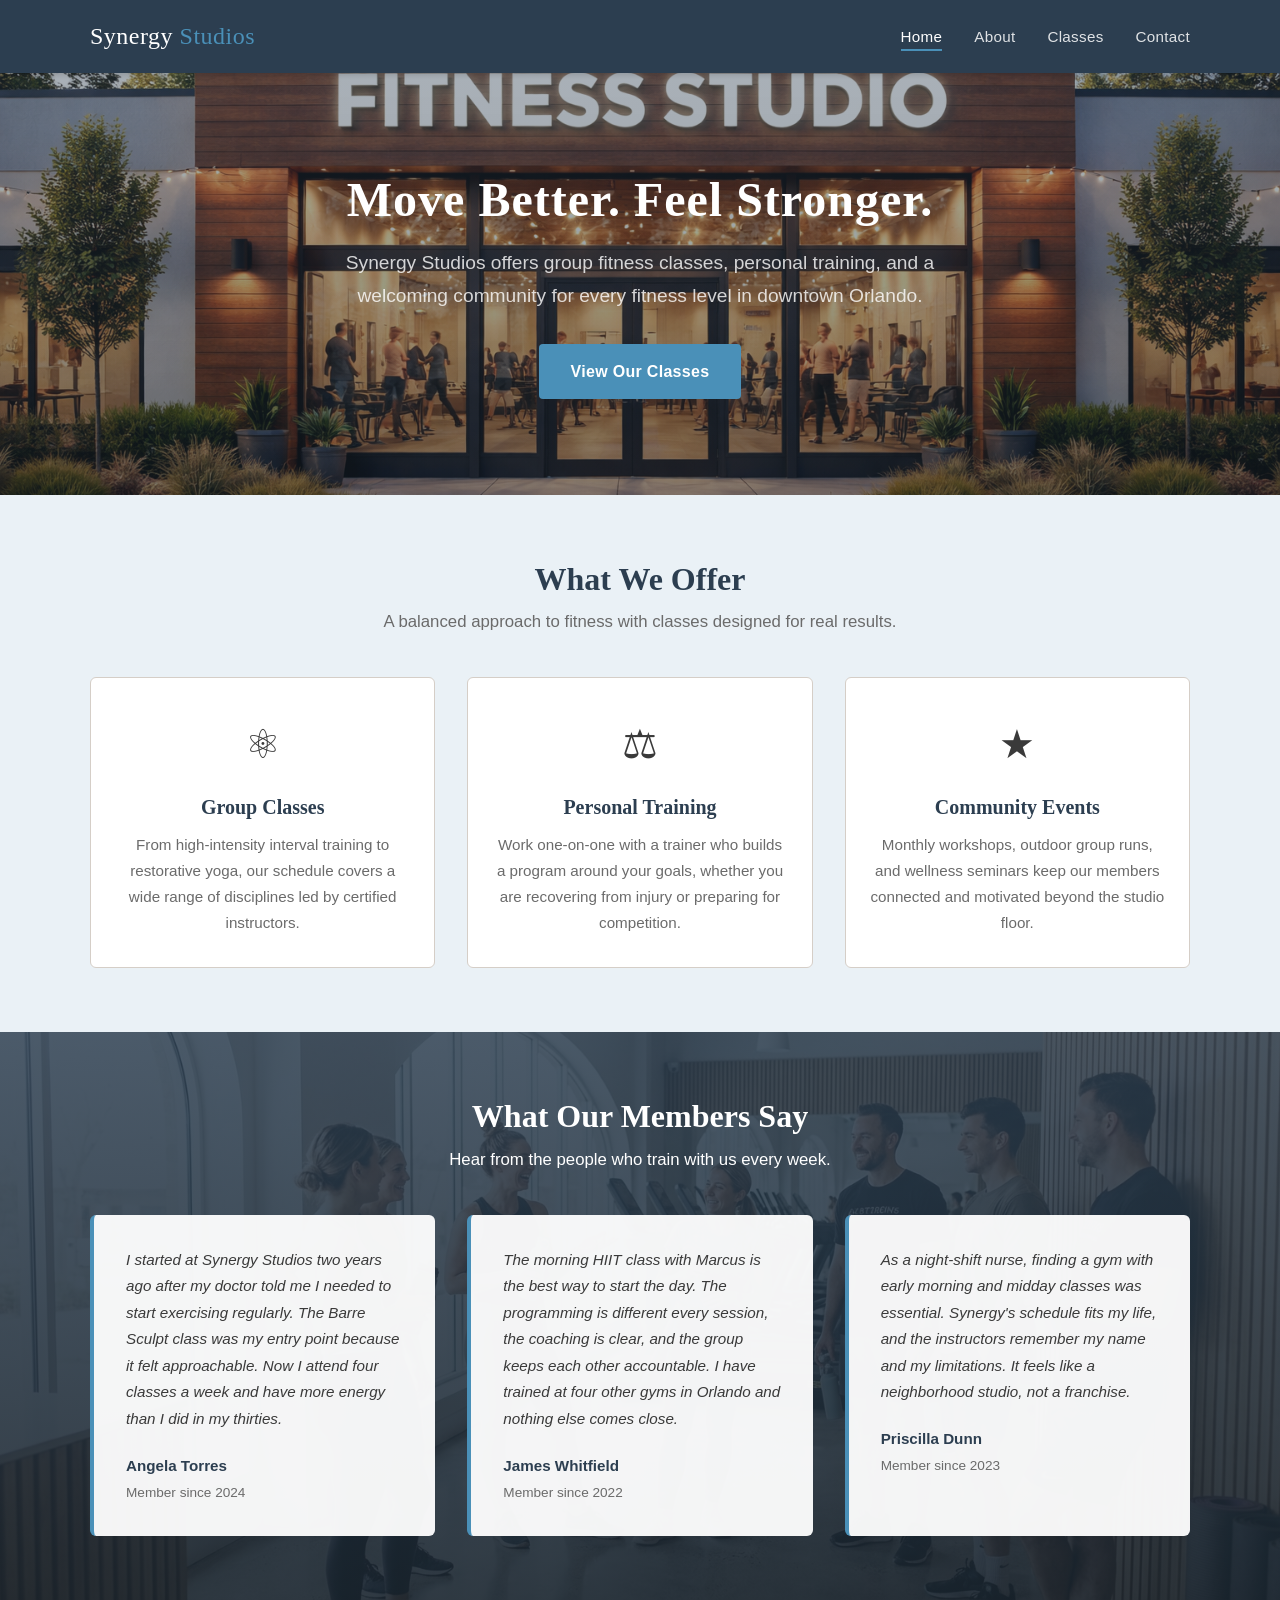
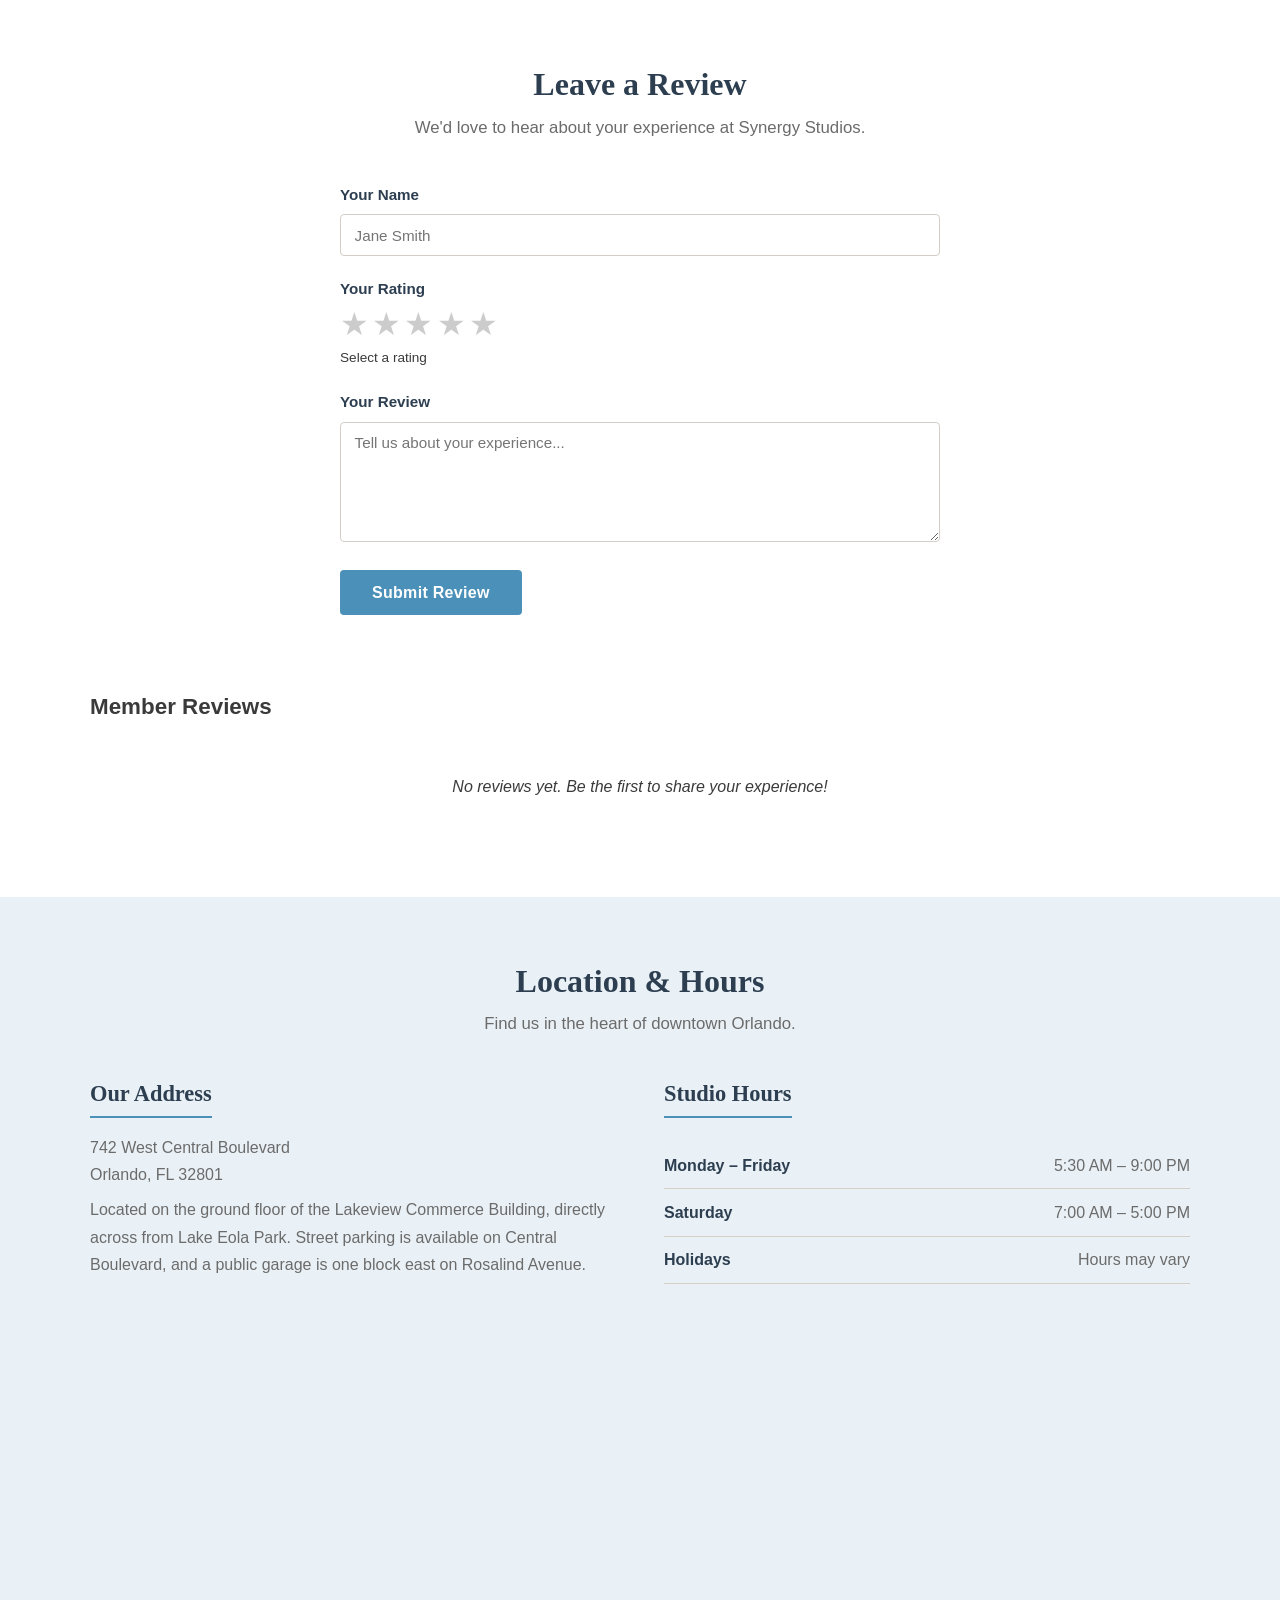
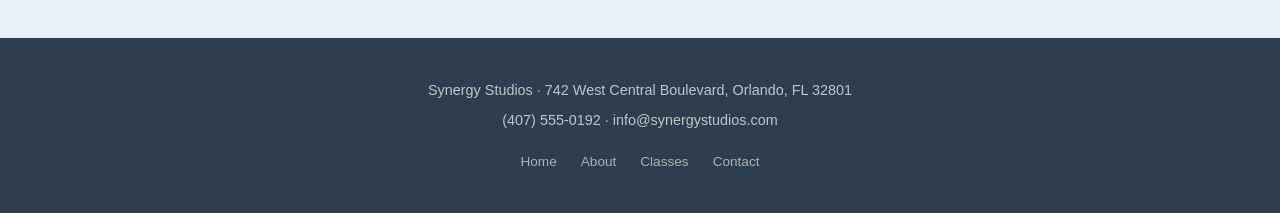
<file: index.html>
<!DOCTYPE html>
<html lang="en">
<head>
  <meta charset="UTF-8">
  <meta name="viewport" content="width=device-width, initial-scale=1.0">
  <title>Synergy Studios | Fitness Classes &amp; Training</title>
  <link rel="stylesheet" href="css/styles.css">
</head>
<body>

  <!-- Header -->
  <header class="site-header">
    <div class="container">
      <nav class="nav">
        <a href="index.html" class="nav__logo">Synergy <span>Studios</span></a>
        <button class="nav__toggle" aria-label="Toggle navigation">
          <span class="nav__toggle-bar"></span>
          <span class="nav__toggle-bar"></span>
          <span class="nav__toggle-bar"></span>
        </button>
        <ul class="nav__links">
          <li><a href="index.html" class="active">Home</a></li>
          <li><a href="about.html">About</a></li>
          <li><a href="classes.html">Classes</a></li>
          <li><a href="contact.html">Contact</a></li>
        </ul>
      </nav>
    </div>
  </header>

  <!-- Hero -->
  <section class="hero">
    <div class="container">
      <h1>Move Better. Feel Stronger.</h1>
      <p>Synergy Studios offers group fitness classes, personal training, and a welcoming community for every fitness level in downtown Orlando.</p>
      <a href="classes.html" class="btn btn--primary">View Our Classes</a>
    </div>
  </section>


  <!-- Overview -->
  <section class="section section--alt">
    <div class="container">
      <h2 class="section-title">What We Offer</h2>
      <p class="section-subtitle">A balanced approach to fitness with classes designed for real results.</p>
      <div class="overview-grid">
        <div class="overview-card">
          <div class="overview-card__icon" aria-hidden="true">&#9883;</div>
          <h3>Group Classes</h3>
          <p>From high-intensity interval training to restorative yoga, our schedule covers a wide range of disciplines led by certified instructors.</p>
        </div>
        <div class="overview-card">
          <div class="overview-card__icon" aria-hidden="true">&#9878;</div>
          <h3>Personal Training</h3>
          <p>Work one-on-one with a trainer who builds a program around your goals, whether you are recovering from injury or preparing for competition.</p>
        </div>
        <div class="overview-card">
          <div class="overview-card__icon" aria-hidden="true">&#9733;</div>
          <h3>Community Events</h3>
          <p>Monthly workshops, outdoor group runs, and wellness seminars keep our members connected and motivated beyond the studio floor.</p>
        </div>
      </div>
    </div>
  </section>

  <!-- Testimonials -->
  <section class="section section--testimonials">
    <div class="container">
      <h2 class="section-title">What Our Members Say</h2>
      <p class="section-subtitle">Hear from the people who train with us every week.</p>
      <div class="testimonials-grid">
        <blockquote class="testimonial">
          <p class="testimonial__text">I started at Synergy Studios two years ago after my doctor told me I needed to start exercising regularly. The Barre Sculpt class was my entry point because it felt approachable. Now I attend four classes a week and have more energy than I did in my thirties.</p>
          <footer class="testimonial__author">
            <strong>Angela Torres</strong>
            <span>Member since 2024</span>
          </footer>
        </blockquote>
        <blockquote class="testimonial">
          <p class="testimonial__text">The morning HIIT class with Marcus is the best way to start the day. The programming is different every session, the coaching is clear, and the group keeps each other accountable. I have trained at four other gyms in Orlando and nothing else comes close.</p>
          <footer class="testimonial__author">
            <strong>James Whitfield</strong>
            <span>Member since 2022</span>
          </footer>
        </blockquote>
        <blockquote class="testimonial">
          <p class="testimonial__text">As a night-shift nurse, finding a gym with early morning and midday classes was essential. Synergy's schedule fits my life, and the instructors remember my name and my limitations. It feels like a neighborhood studio, not a franchise.</p>
          <footer class="testimonial__author">
            <strong>Priscilla Dunn</strong>
            <span>Member since 2023</span>
          </footer>
        </blockquote>
      </div>
    </div>
  </section>

  <!-- Leave a Review -->
  <section class="section" id="reviews">
    <div class="container">
      <h2 class="section-title">Leave a Review</h2>
      <p class="section-subtitle">We'd love to hear about your experience at Synergy Studios.</p>

      <form class="review-form" id="review-form" novalidate>
        <div class="form-group">
          <label for="reviewer-name">Your Name</label>
          <input type="text" id="reviewer-name" name="name" placeholder="Jane Smith" required>
        </div>

        <div class="form-group">
          <label>Your Rating</label>
          <div class="star-rating" id="star-rating" role="group" aria-label="Select a star rating">
            <span class="star" data-value="1" role="button" tabindex="0" aria-label="1 star">&#9733;</span>
            <span class="star" data-value="2" role="button" tabindex="0" aria-label="2 stars">&#9733;</span>
            <span class="star" data-value="3" role="button" tabindex="0" aria-label="3 stars">&#9733;</span>
            <span class="star" data-value="4" role="button" tabindex="0" aria-label="4 stars">&#9733;</span>
            <span class="star" data-value="5" role="button" tabindex="0" aria-label="5 stars">&#9733;</span>
          </div>
          <input type="hidden" id="rating-value" name="rating" value="0">
          <span class="star-rating__message" id="rating-message">Select a rating</span>
        </div>

        <div class="form-group">
          <label for="review-text">Your Review</label>
          <textarea id="review-text" name="review" rows="5" placeholder="Tell us about your experience..."></textarea>
        </div>

        <button type="submit" class="btn btn--primary">Submit Review</button>
        <p class="review-form__status" id="review-status" aria-live="polite"></p>
      </form>

      <div class="reviews-display" id="reviews-display">
        <h3 class="reviews-display__heading">Member Reviews</h3>
        <div class="reviews-grid" id="reviews-grid"></div>
        <p class="reviews-display__empty" id="reviews-empty">No reviews yet. Be the first to share your experience!</p>
      </div>
    </div>
  </section>

  <!-- Location & Hours -->
  <section class="section section--alt">
    <div class="container">
      <h2 class="section-title">Location &amp; Hours</h2>
      <p class="section-subtitle">Find us in the heart of downtown Orlando.</p>
      <div class="info-grid">
        <div class="info-block">
          <h3>Our Address</h3>
          <p>742 West Central Boulevard<br>Orlando, FL 32801</p>
          <p>Located on the ground floor of the Lakeview Commerce Building, directly across from Lake Eola Park. Street parking is available on Central Boulevard, and a public garage is one block east on Rosalind Avenue.</p>
          <iframe class="map-embed" src="https://www.google.com/maps/embed?pb=!1m18!1m12!1m3!1d3507.0!2d-81.385!3d28.541!2m3!1f0!2f0!3f0!3m2!1i1024!2i768!4f13.1!3m3!1m2!1s0x88e77b5a1a0b4b8b%3A0x0!2sW+Central+Blvd%2C+Orlando%2C+FL+32801!5e0!3m2!1sen!2sus!4v1700000000000" allowfullscreen="" loading="lazy" referrerpolicy="no-referrer-when-downgrade" title="Map showing Synergy Studios location on West Central Boulevard in Orlando"></iframe>
        </div>
        <div class="info-block">
          <h3>Studio Hours</h3>
          <table class="hours-table">
            <tr>
              <td>Monday &ndash; Friday</td>
              <td>5:30 AM &ndash; 9:00 PM</td>
            </tr>
            <tr>
              <td>Saturday</td>
              <td>7:00 AM &ndash; 5:00 PM</td>
            </tr>
            <tr>
              <td>Holidays</td>
              <td>Hours may vary</td>
            </tr>
          </table>
        </div>
      </div>
    </div>
  </section>

  <!-- Footer -->
  <footer class="site-footer">
    <div class="container">
      <p>Synergy Studios &middot; 742 West Central Boulevard, Orlando, FL 32801</p>
      <p>(407) 555-0192 &middot; info@synergystudios.com</p>
      <ul class="footer-links">
        <li><a href="index.html">Home</a></li>
        <li><a href="about.html">About</a></li>
        <li><a href="classes.html">Classes</a></li>
        <li><a href="contact.html">Contact</a></li>
      </ul>
    </div>
  </footer>

  <script>
    document.querySelector('.nav__toggle').addEventListener('click', function () {
      document.querySelector('.nav__links').classList.toggle('open');
    });

    // ===========================
    // Review Feature
    // ===========================
    (function () {
      var stars = document.querySelectorAll('.star');
      var ratingInput = document.getElementById('rating-value');
      var ratingMessage = document.getElementById('rating-message');
      var form = document.getElementById('review-form');
      var statusEl = document.getElementById('review-status');
      var reviewsGrid = document.getElementById('reviews-grid');
      var reviewsEmpty = document.getElementById('reviews-empty');
      var ratingLabels = ['', 'Poor', 'Fair', 'Good', 'Very Good', 'Excellent'];
      var selectedRating = 0;

      // --- Star hover and click ---
      stars.forEach(function (star) {
        star.addEventListener('mouseenter', function () {
          var val = parseInt(this.dataset.value);
          highlightStars(val);
          ratingMessage.textContent = ratingLabels[val];
        });

        star.addEventListener('mouseleave', function () {
          highlightStars(selectedRating);
          ratingMessage.textContent = selectedRating ? ratingLabels[selectedRating] : 'Select a rating';
        });

        star.addEventListener('click', function () {
          selectedRating = parseInt(this.dataset.value);
          ratingInput.value = selectedRating;
          highlightStars(selectedRating);
          ratingMessage.textContent = ratingLabels[selectedRating];
        });

        // Keyboard accessibility
        star.addEventListener('keydown', function (e) {
          if (e.key === 'Enter' || e.key === ' ') {
            e.preventDefault();
            selectedRating = parseInt(this.dataset.value);
            ratingInput.value = selectedRating;
            highlightStars(selectedRating);
            ratingMessage.textContent = ratingLabels[selectedRating];
          }
        });
      });

      function highlightStars(count) {
        stars.forEach(function (s) {
          s.classList.toggle('star--selected', parseInt(s.dataset.value) <= count);
        });
      }

      // --- Form submission ---
      form.addEventListener('submit', function (e) {
        e.preventDefault();
        var name = document.getElementById('reviewer-name').value.trim();
        var rating = parseInt(ratingInput.value);
        var text = document.getElementById('review-text').value.trim();

        if (!name) {
          showStatus('Please enter your name.', false);
          return;
        }
        if (!rating || rating < 1) {
          showStatus('Please select a star rating.', false);
          return;
        }
        if (!text) {
          showStatus('Please write your review.', false);
          return;
        }

        var review = {
          name: name,
          rating: rating,
          text: text,
          date: new Date().toLocaleDateString('en-US', { year: 'numeric', month: 'long', day: 'numeric' })
        };

        // Save and render
        var reviews = loadReviews();
        reviews.unshift(review);
        localStorage.setItem('synergyReviews', JSON.stringify(reviews));
        renderReviews(reviews);

        // Reset form state
        form.reset();
        selectedRating = 0;
        ratingInput.value = 0;
        highlightStars(0);
        ratingMessage.textContent = 'Select a rating';
        showStatus('Thank you for your review!', true);
      });

      function showStatus(msg, success) {
        statusEl.textContent = msg;
        statusEl.className = 'review-form__status ' + (success ? 'review-form__status--success' : 'review-form__status--error');
        setTimeout(function () {
          statusEl.textContent = '';
          statusEl.className = 'review-form__status';
        }, 4000);
      }

      // --- localStorage helpers ---
      function loadReviews() {
        try {
          return JSON.parse(localStorage.getItem('synergyReviews')) || [];
        } catch (err) {
          return [];
        }
      }

      // --- Render review cards ---
      function renderReviews(reviews) {
        reviewsGrid.innerHTML = '';
        if (reviews.length === 0) {
          reviewsEmpty.style.display = 'block';
          return;
        }
        reviewsEmpty.style.display = 'none';
        reviews.forEach(function (review) {
          var filledStars = '\u2605'.repeat(review.rating);
          var emptyStars = '\u2606'.repeat(5 - review.rating);
          var card = document.createElement('div');
          card.className = 'review-card';
          card.innerHTML =
            '<div class="review-card__stars">' + filledStars + emptyStars + '</div>' +
            '<p class="review-card__text">' + escapeHtml(review.text) + '</p>' +
            '<p class="review-card__author">' + escapeHtml(review.name) + ' &middot; ' + review.date + '</p>';
          reviewsGrid.appendChild(card);
        });
      }

      function escapeHtml(str) {
        return str
          .replace(/&/g, '&amp;')
          .replace(/</g, '&lt;')
          .replace(/>/g, '&gt;')
          .replace(/"/g, '&quot;')
          .replace(/'/g, '&#39;');
      }

      // Load saved reviews on page load
      renderReviews(loadReviews());
    })();
  </script>

</body>
</html>
</file>
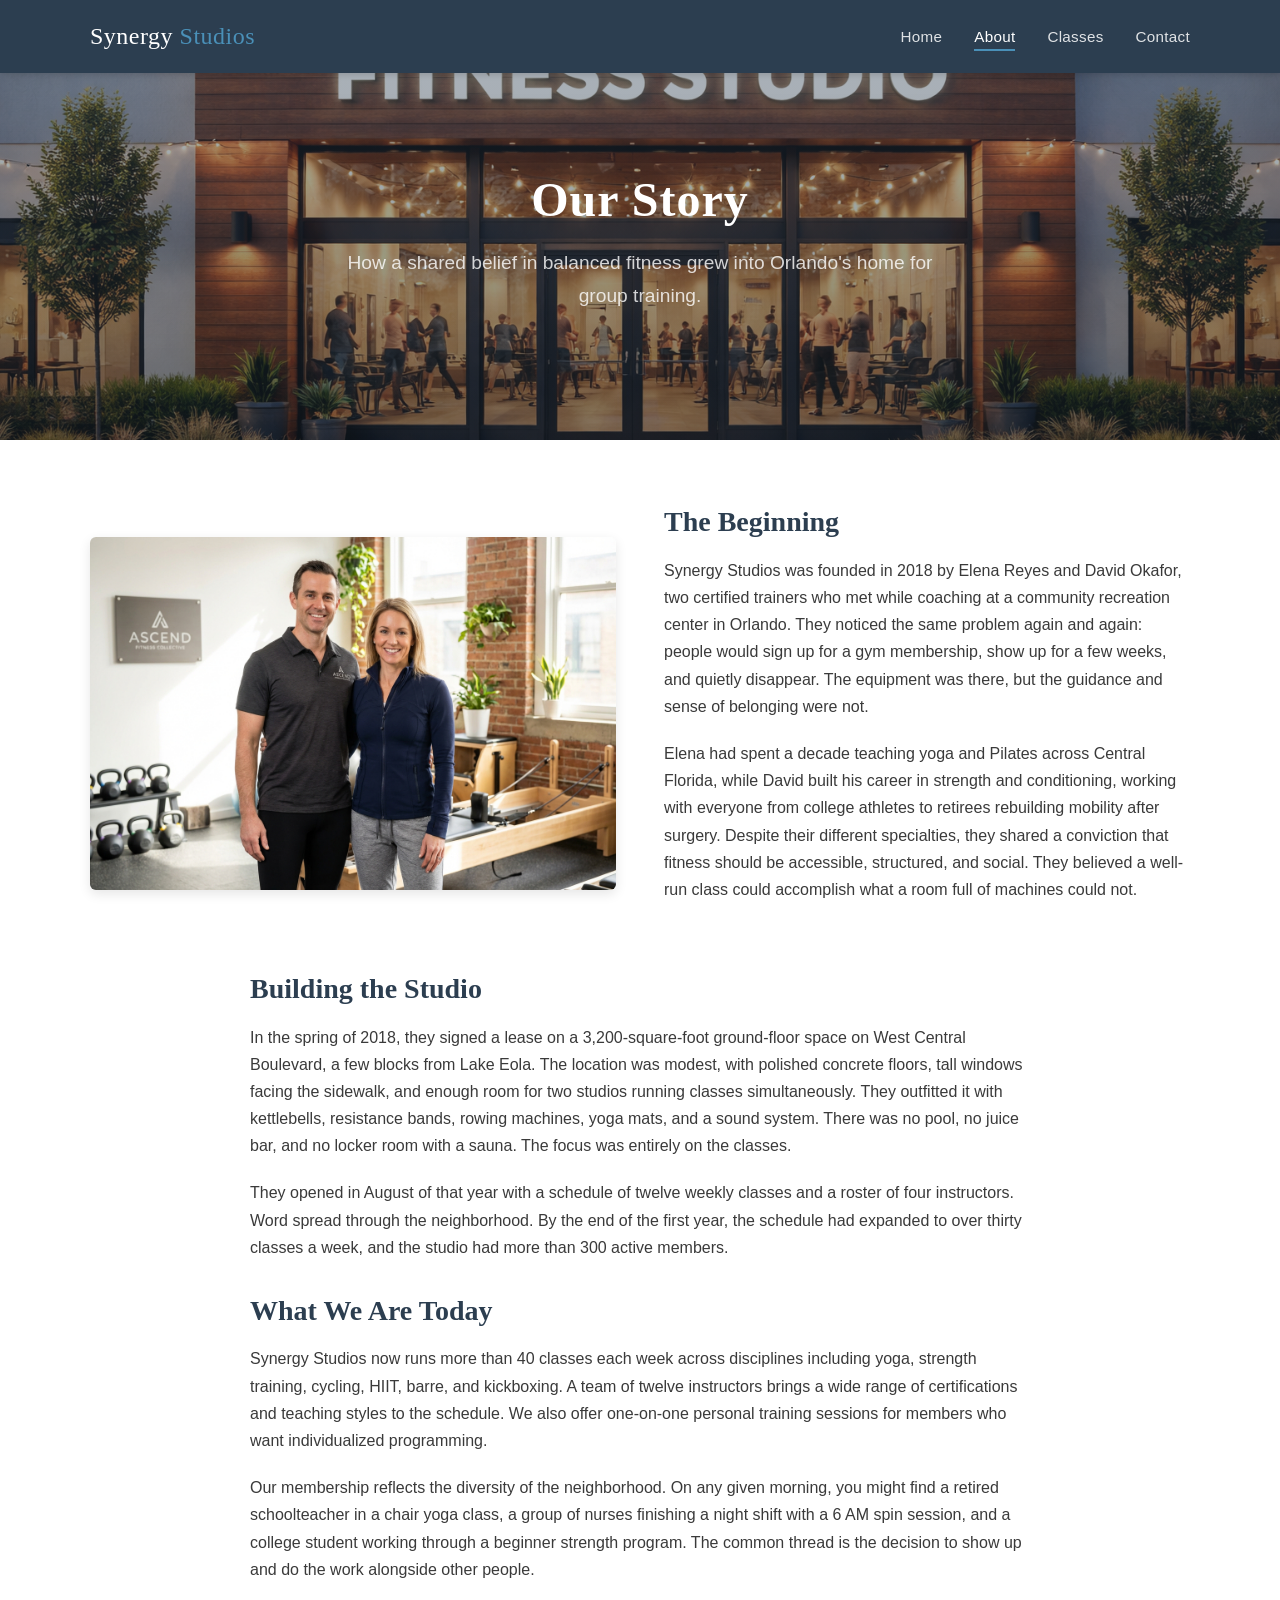
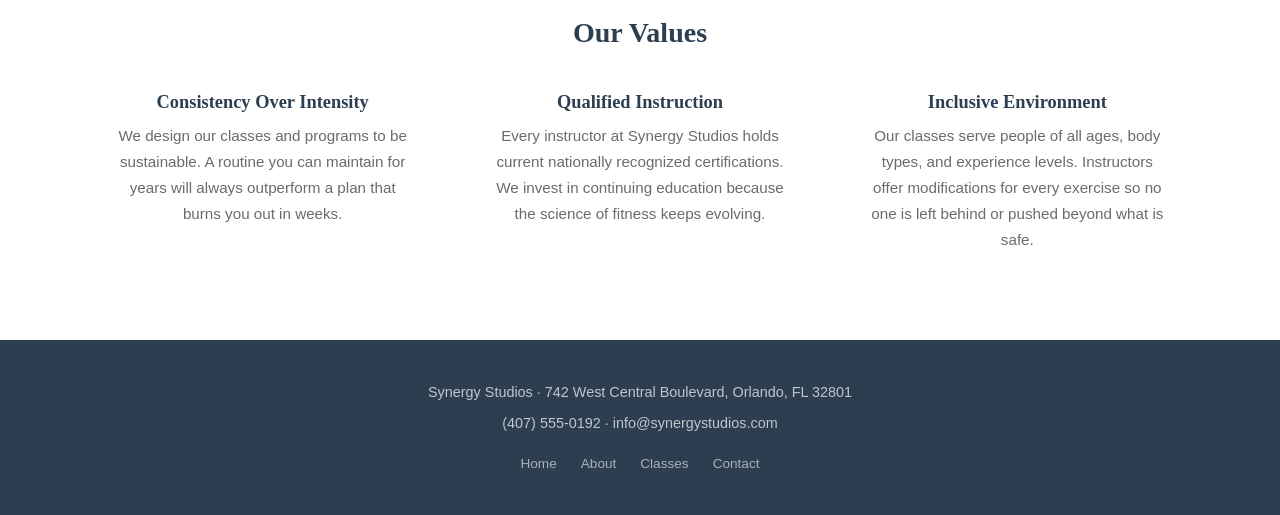
<file: about.html>
<!DOCTYPE html>
<html lang="en">
<head>
  <meta charset="UTF-8">
  <meta name="viewport" content="width=device-width, initial-scale=1.0">
  <title>About | Synergy Studios</title>
  <link rel="stylesheet" href="css/styles.css">
</head>
<body>

  <!-- Header -->
  <header class="site-header">
    <div class="container">
      <nav class="nav">
        <a href="index.html" class="nav__logo">Synergy <span>Studios</span></a>
        <button class="nav__toggle" aria-label="Toggle navigation">
          <span class="nav__toggle-bar"></span>
          <span class="nav__toggle-bar"></span>
          <span class="nav__toggle-bar"></span>
        </button>
        <ul class="nav__links">
          <li><a href="index.html">Home</a></li>
          <li><a href="about.html" class="active">About</a></li>
          <li><a href="classes.html">Classes</a></li>
          <li><a href="contact.html">Contact</a></li>
        </ul>
      </nav>
    </div>
  </header>

  <!-- Page Heading -->
  <section class="hero">
    <div class="container">
      <h1>Our Story</h1>
      <p>How a shared belief in balanced fitness grew into Orlando's home for group training.</p>
    </div>
  </section>

  <!-- About Content -->
  <section class="section">
    <div class="container">
      <div class="about-intro">
        <img src="img/about.jpg" alt="Elena Reyes and David Okafor, founders and certified trainers of Synergy Studios" class="about-founders">
        <div class="about-intro__text">
          <h2>The Beginning</h2>
          <p>Synergy Studios was founded in 2018 by Elena Reyes and David Okafor, two certified trainers who met while coaching at a community recreation center in Orlando. They noticed the same problem again and again: people would sign up for a gym membership, show up for a few weeks, and quietly disappear. The equipment was there, but the guidance and sense of belonging were not.</p>
          <p>Elena had spent a decade teaching yoga and Pilates across Central Florida, while David built his career in strength and conditioning, working with everyone from college athletes to retirees rebuilding mobility after surgery. Despite their different specialties, they shared a conviction that fitness should be accessible, structured, and social. They believed a well-run class could accomplish what a room full of machines could not.</p>
        </div>
      </div>
      <div class="about-content">

        <h2>Building the Studio</h2>
        <p>In the spring of 2018, they signed a lease on a 3,200-square-foot ground-floor space on West Central Boulevard, a few blocks from Lake Eola. The location was modest, with polished concrete floors, tall windows facing the sidewalk, and enough room for two studios running classes simultaneously. They outfitted it with kettlebells, resistance bands, rowing machines, yoga mats, and a sound system. There was no pool, no juice bar, and no locker room with a sauna. The focus was entirely on the classes.</p>
        <p>They opened in August of that year with a schedule of twelve weekly classes and a roster of four instructors. Word spread through the neighborhood. By the end of the first year, the schedule had expanded to over thirty classes a week, and the studio had more than 300 active members.</p>


        <h2>What We Are Today</h2>
        <p>Synergy Studios now runs more than 40 classes each week across disciplines including yoga, strength training, cycling, HIIT, barre, and kickboxing. A team of twelve instructors brings a wide range of certifications and teaching styles to the schedule. We also offer one-on-one personal training sessions for members who want individualized programming.</p>
        <p>Our membership reflects the diversity of the neighborhood. On any given morning, you might find a retired schoolteacher in a chair yoga class, a group of nurses finishing a night shift with a 6 AM spin session, and a college student working through a beginner strength program. The common thread is the decision to show up and do the work alongside other people.</p>

        <h2 class="section-title">Our Values</h2>
      </div>

      <div class="values-grid">
        <div class="value-item">
          <h3>Consistency Over Intensity</h3>
          <p>We design our classes and programs to be sustainable. A routine you can maintain for years will always outperform a plan that burns you out in weeks.</p>
        </div>
        <div class="value-item">
          <h3>Qualified Instruction</h3>
          <p>Every instructor at Synergy Studios holds current nationally recognized certifications. We invest in continuing education because the science of fitness keeps evolving.</p>
        </div>
        <div class="value-item">
          <h3>Inclusive Environment</h3>
          <p>Our classes serve people of all ages, body types, and experience levels. Instructors offer modifications for every exercise so no one is left behind or pushed beyond what is safe.</p>
        </div>
      </div>
    </div>
  </section>

  <!-- Footer -->
  <footer class="site-footer">
    <div class="container">
      <p>Synergy Studios &middot; 742 West Central Boulevard, Orlando, FL 32801</p>
      <p>(407) 555-0192 &middot; info@synergystudios.com</p>
      <ul class="footer-links">
        <li><a href="index.html">Home</a></li>
        <li><a href="about.html">About</a></li>
        <li><a href="classes.html">Classes</a></li>
        <li><a href="contact.html">Contact</a></li>
      </ul>
    </div>
  </footer>

  <script>
    document.querySelector('.nav__toggle').addEventListener('click', function () {
      document.querySelector('.nav__links').classList.toggle('open');
    });
  </script>

</body>
</html>
</file>
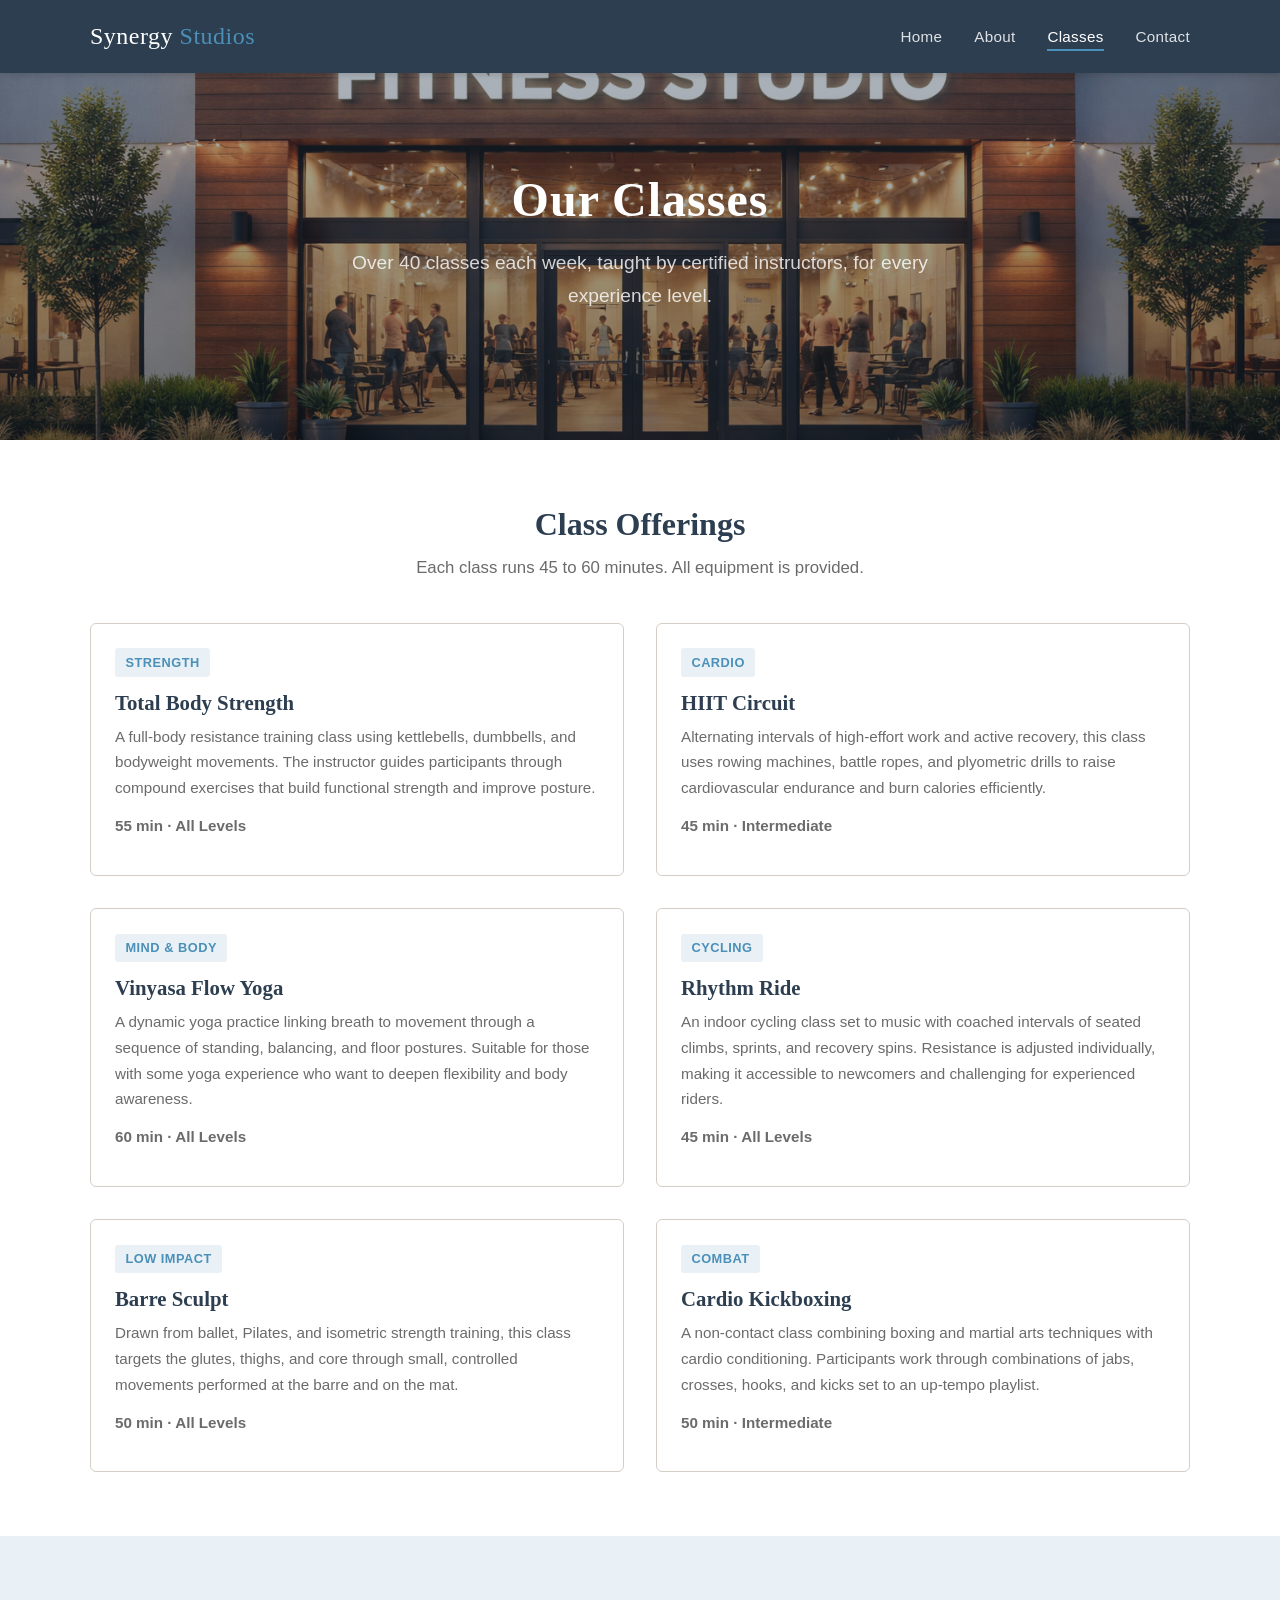
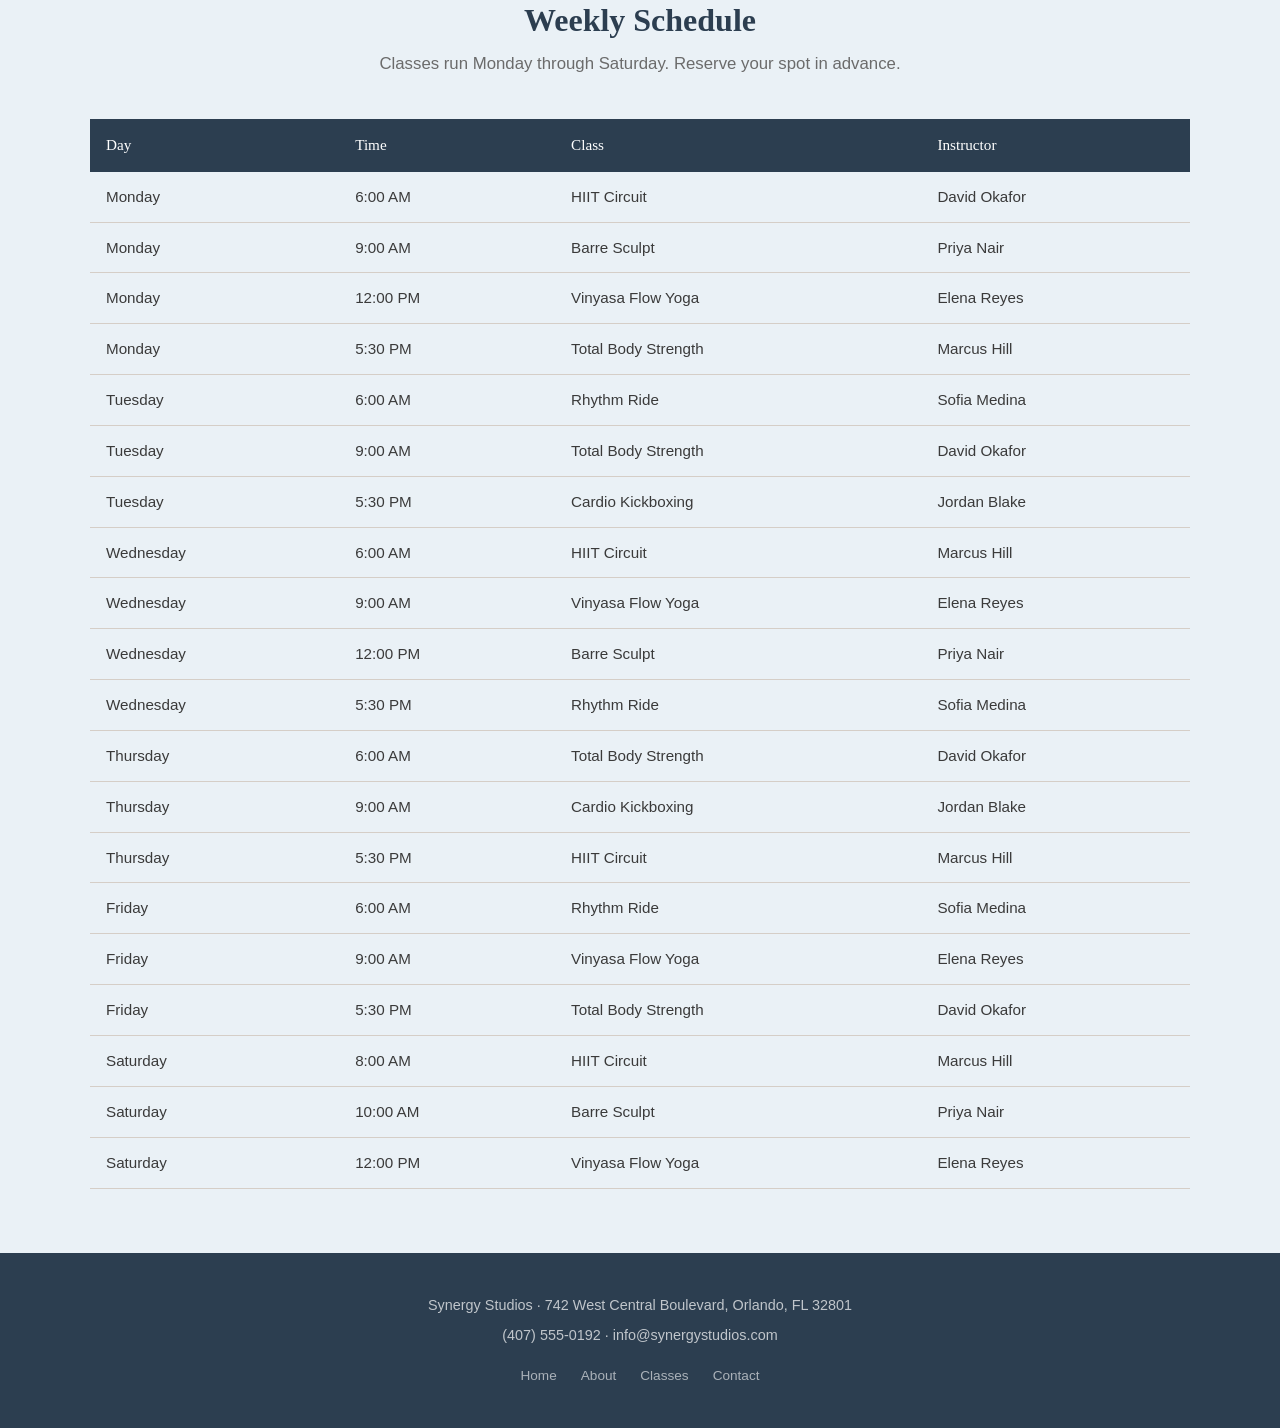
<file: classes.html>
<!DOCTYPE html>
<html lang="en">
<head>
  <meta charset="UTF-8">
  <meta name="viewport" content="width=device-width, initial-scale=1.0">
  <title>Classes | Synergy Studios</title>
  <link rel="stylesheet" href="css/styles.css">
</head>
<body>

  <!-- Header -->
  <header class="site-header">
    <div class="container">
      <nav class="nav">
        <a href="index.html" class="nav__logo">Synergy <span>Studios</span></a>
        <button class="nav__toggle" aria-label="Toggle navigation">
          <span class="nav__toggle-bar"></span>
          <span class="nav__toggle-bar"></span>
          <span class="nav__toggle-bar"></span>
        </button>
        <ul class="nav__links">
          <li><a href="index.html">Home</a></li>
          <li><a href="about.html">About</a></li>
          <li><a href="classes.html" class="active">Classes</a></li>
          <li><a href="contact.html">Contact</a></li>
        </ul>
      </nav>
    </div>
  </header>

  <!-- Page Heading -->
  <section class="hero">
    <div class="container">
      <h1>Our Classes</h1>
      <p>Over 40 classes each week, taught by certified instructors, for every experience level.</p>
    </div>
  </section>

  <!-- Class Offerings -->
  <section class="section">
    <div class="container">
      <h2 class="section-title">Class Offerings</h2>
      <p class="section-subtitle">Each class runs 45 to 60 minutes. All equipment is provided.</p>
      <div class="class-list">

        <div class="class-card">
          <div class="class-card__body">
            <span class="class-card__tag">Strength</span>
            <h3>Total Body Strength</h3>
            <p>A full-body resistance training class using kettlebells, dumbbells, and bodyweight movements. The instructor guides participants through compound exercises that build functional strength and improve posture.</p>
            <p class="class-card__detail">55 min &middot; All Levels</p>
          </div>
        </div>

        <div class="class-card">
          <div class="class-card__body">
            <span class="class-card__tag">Cardio</span>
            <h3>HIIT Circuit</h3>
            <p>Alternating intervals of high-effort work and active recovery, this class uses rowing machines, battle ropes, and plyometric drills to raise cardiovascular endurance and burn calories efficiently.</p>
            <p class="class-card__detail">45 min &middot; Intermediate</p>
          </div>
        </div>

        <div class="class-card">
          <div class="class-card__body">
            <span class="class-card__tag">Mind &amp; Body</span>
            <h3>Vinyasa Flow Yoga</h3>
            <p>A dynamic yoga practice linking breath to movement through a sequence of standing, balancing, and floor postures. Suitable for those with some yoga experience who want to deepen flexibility and body awareness.</p>
            <p class="class-card__detail">60 min &middot; All Levels</p>
          </div>
        </div>

        <div class="class-card">
          <div class="class-card__body">
            <span class="class-card__tag">Cycling</span>
            <h3>Rhythm Ride</h3>
            <p>An indoor cycling class set to music with coached intervals of seated climbs, sprints, and recovery spins. Resistance is adjusted individually, making it accessible to newcomers and challenging for experienced riders.</p>
            <p class="class-card__detail">45 min &middot; All Levels</p>
          </div>
        </div>

        <div class="class-card">
          <div class="class-card__body">
            <span class="class-card__tag">Low Impact</span>
            <h3>Barre Sculpt</h3>
            <p>Drawn from ballet, Pilates, and isometric strength training, this class targets the glutes, thighs, and core through small, controlled movements performed at the barre and on the mat.</p>
            <p class="class-card__detail">50 min &middot; All Levels</p>
          </div>
        </div>

        <div class="class-card">
          <div class="class-card__body">
            <span class="class-card__tag">Combat</span>
            <h3>Cardio Kickboxing</h3>
            <p>A non-contact class combining boxing and martial arts techniques with cardio conditioning. Participants work through combinations of jabs, crosses, hooks, and kicks set to an up-tempo playlist.</p>
            <p class="class-card__detail">50 min &middot; Intermediate</p>
          </div>
        </div>

      </div>
    </div>
  </section>

  <!-- Weekly Schedule -->
  <section class="section section--alt">
    <div class="container">
      <h2 class="section-title">Weekly Schedule</h2>
      <p class="section-subtitle">Classes run Monday through Saturday. Reserve your spot in advance.</p>
      <table class="schedule-table">
        <thead>
          <tr>
            <th>Day</th>
            <th>Time</th>
            <th>Class</th>
            <th>Instructor</th>
          </tr>
        </thead>
        <tbody>
          <tr>
            <td>Monday</td>
            <td>6:00 AM</td>
            <td>HIIT Circuit</td>
            <td>David Okafor</td>
          </tr>
          <tr>
            <td>Monday</td>
            <td>9:00 AM</td>
            <td>Barre Sculpt</td>
            <td>Priya Nair</td>
          </tr>
          <tr>
            <td>Monday</td>
            <td>12:00 PM</td>
            <td>Vinyasa Flow Yoga</td>
            <td>Elena Reyes</td>
          </tr>
          <tr>
            <td>Monday</td>
            <td>5:30 PM</td>
            <td>Total Body Strength</td>
            <td>Marcus Hill</td>
          </tr>
          <tr>
            <td>Tuesday</td>
            <td>6:00 AM</td>
            <td>Rhythm Ride</td>
            <td>Sofia Medina</td>
          </tr>
          <tr>
            <td>Tuesday</td>
            <td>9:00 AM</td>
            <td>Total Body Strength</td>
            <td>David Okafor</td>
          </tr>
          <tr>
            <td>Tuesday</td>
            <td>5:30 PM</td>
            <td>Cardio Kickboxing</td>
            <td>Jordan Blake</td>
          </tr>
          <tr>
            <td>Wednesday</td>
            <td>6:00 AM</td>
            <td>HIIT Circuit</td>
            <td>Marcus Hill</td>
          </tr>
          <tr>
            <td>Wednesday</td>
            <td>9:00 AM</td>
            <td>Vinyasa Flow Yoga</td>
            <td>Elena Reyes</td>
          </tr>
          <tr>
            <td>Wednesday</td>
            <td>12:00 PM</td>
            <td>Barre Sculpt</td>
            <td>Priya Nair</td>
          </tr>
          <tr>
            <td>Wednesday</td>
            <td>5:30 PM</td>
            <td>Rhythm Ride</td>
            <td>Sofia Medina</td>
          </tr>
          <tr>
            <td>Thursday</td>
            <td>6:00 AM</td>
            <td>Total Body Strength</td>
            <td>David Okafor</td>
          </tr>
          <tr>
            <td>Thursday</td>
            <td>9:00 AM</td>
            <td>Cardio Kickboxing</td>
            <td>Jordan Blake</td>
          </tr>
          <tr>
            <td>Thursday</td>
            <td>5:30 PM</td>
            <td>HIIT Circuit</td>
            <td>Marcus Hill</td>
          </tr>
          <tr>
            <td>Friday</td>
            <td>6:00 AM</td>
            <td>Rhythm Ride</td>
            <td>Sofia Medina</td>
          </tr>
          <tr>
            <td>Friday</td>
            <td>9:00 AM</td>
            <td>Vinyasa Flow Yoga</td>
            <td>Elena Reyes</td>
          </tr>
          <tr>
            <td>Friday</td>
            <td>5:30 PM</td>
            <td>Total Body Strength</td>
            <td>David Okafor</td>
          </tr>
          <tr>
            <td>Saturday</td>
            <td>8:00 AM</td>
            <td>HIIT Circuit</td>
            <td>Marcus Hill</td>
          </tr>
          <tr>
            <td>Saturday</td>
            <td>10:00 AM</td>
            <td>Barre Sculpt</td>
            <td>Priya Nair</td>
          </tr>
          <tr>
            <td>Saturday</td>
            <td>12:00 PM</td>
            <td>Vinyasa Flow Yoga</td>
            <td>Elena Reyes</td>
          </tr>
        </tbody>
      </table>
    </div>
  </section>

  <!-- Footer -->
  <footer class="site-footer">
    <div class="container">
      <p>Synergy Studios &middot; 742 West Central Boulevard, Orlando, FL 32801</p>
      <p>(407) 555-0192 &middot; info@synergystudios.com</p>
      <ul class="footer-links">
        <li><a href="index.html">Home</a></li>
        <li><a href="about.html">About</a></li>
        <li><a href="classes.html">Classes</a></li>
        <li><a href="contact.html">Contact</a></li>
      </ul>
    </div>
  </footer>

  <script>
    document.querySelector('.nav__toggle').addEventListener('click', function () {
      document.querySelector('.nav__links').classList.toggle('open');
    });
  </script>

</body>
</html>
</file>
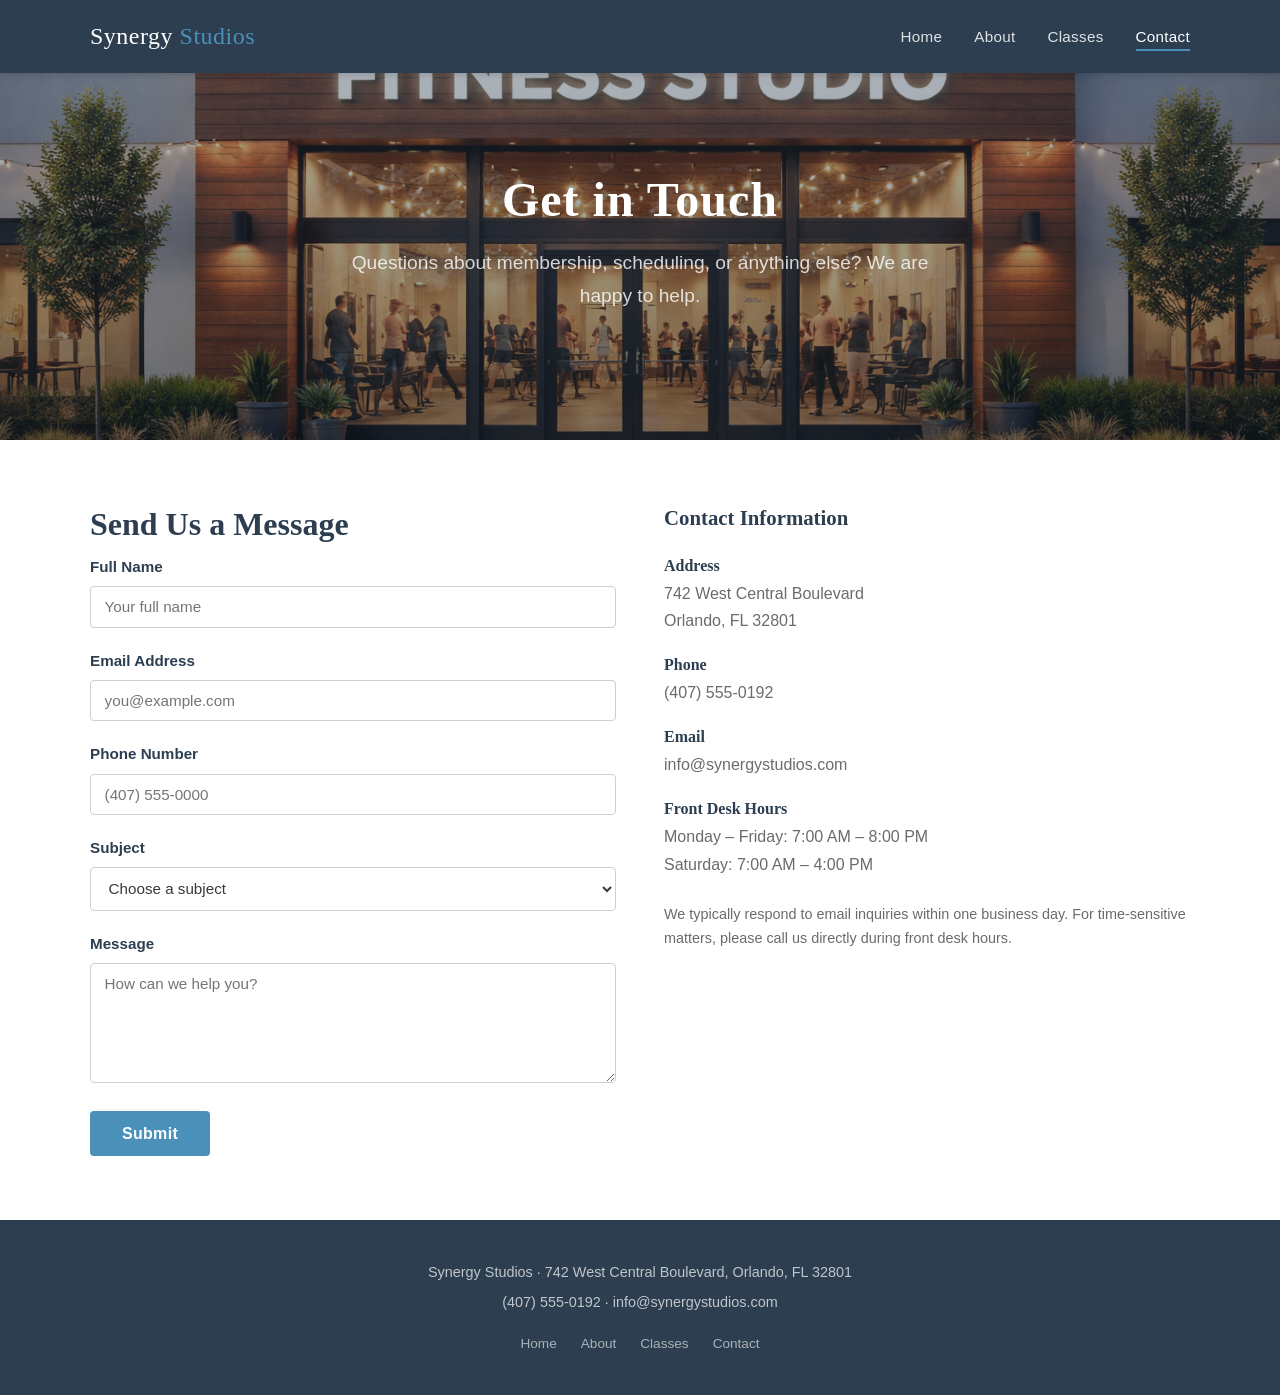
<file: contact.html>
<!DOCTYPE html>
<html lang="en">
<head>
  <meta charset="UTF-8">
  <meta name="viewport" content="width=device-width, initial-scale=1.0">
  <title>Contact | Synergy Studios</title>
  <link rel="stylesheet" href="css/styles.css">
</head>
<body>

  <!-- Header -->
  <header class="site-header">
    <div class="container">
      <nav class="nav">
        <a href="index.html" class="nav__logo">Synergy <span>Studios</span></a>
        <button class="nav__toggle" aria-label="Toggle navigation">
          <span class="nav__toggle-bar"></span>
          <span class="nav__toggle-bar"></span>
          <span class="nav__toggle-bar"></span>
        </button>
        <ul class="nav__links">
          <li><a href="index.html">Home</a></li>
          <li><a href="about.html">About</a></li>
          <li><a href="classes.html">Classes</a></li>
          <li><a href="contact.html" class="active">Contact</a></li>
        </ul>
      </nav>
    </div>
  </header>

  <!-- Page Heading -->
  <section class="hero">
    <div class="container">
      <h1>Get in Touch</h1>
      <p>Questions about membership, scheduling, or anything else? We are happy to help.</p>
    </div>
  </section>

  <!-- Contact Form & Info -->
  <section class="section">
    <div class="container">
      <div class="contact-grid">

        <!-- Form -->
        <div>
          <h2 class="section-title" style="text-align: left;">Send Us a Message</h2>
          <form id="contact-form" action="#" method="post" novalidate>
            <div class="form-group">
              <label for="name">Full Name</label>
              <input type="text" id="name" name="name" required placeholder="Your full name">
            </div>
            <div class="form-group">
              <label for="email">Email Address</label>
              <input type="email" id="email" name="email" required placeholder="you@example.com">
            </div>
            <div class="form-group">
              <label for="phone">Phone Number</label>
              <input type="tel" id="phone" name="phone" placeholder="(407) 555-0000">
            </div>
            <div class="form-group">
              <label for="subject">Subject</label>
              <select id="subject" name="subject" required>
                <option value="" disabled selected>Choose a subject</option>
                <option value="membership">Membership Inquiry</option>
                <option value="classes">Class Information</option>
                <option value="personal-training">Personal Training</option>
                <option value="events">Events &amp; Workshops</option>
                <option value="other">Other</option>
              </select>
            </div>
            <div class="form-group">
              <label for="message">Message</label>
              <textarea id="message" name="message" rows="5" required placeholder="How can we help you?"></textarea>
            </div>
            <button type="submit" class="btn btn--primary">Submit</button>
            <p id="form-status" style="margin-top: 1rem; font-weight: 600; display: none;"></p>
          </form>
        </div>

        <!-- Contact Info -->
        <div class="contact-info">
          <h3>Contact Information</h3>
          <div class="contact-methods">
            <div class="contact-method">
              <h4>Address</h4>
              <p>742 West Central Boulevard<br>Orlando, FL 32801</p>
            </div>
            <div class="contact-method">
              <h4>Phone</h4>
              <p>(407) 555-0192</p>
            </div>
            <div class="contact-method">
              <h4>Email</h4>
              <p>info@synergystudios.com</p>
            </div>
            <div class="contact-method">
              <h4>Front Desk Hours</h4>
              <p>Monday &ndash; Friday: 7:00 AM &ndash; 8:00 PM<br>
                 Saturday: 7:00 AM &ndash; 4:00 PM</p>
            </div>
          </div>
          <p style="margin-top: 1.5rem; color: var(--color-text-light); font-size: 0.9rem;">We typically respond to email inquiries within one business day. For time-sensitive matters, please call us directly during front desk hours.</p>
        </div>

      </div>
    </div>
  </section>

  <!-- Footer -->
  <footer class="site-footer">
    <div class="container">
      <p>Synergy Studios &middot; 742 West Central Boulevard, Orlando, FL 32801</p>
      <p>(407) 555-0192 &middot; info@synergystudios.com</p>
      <ul class="footer-links">
        <li><a href="index.html">Home</a></li>
        <li><a href="about.html">About</a></li>
        <li><a href="classes.html">Classes</a></li>
        <li><a href="contact.html">Contact</a></li>
      </ul>
    </div>
  </footer>

  <script>
    document.querySelector('.nav__toggle').addEventListener('click', function () {
      document.querySelector('.nav__links').classList.toggle('open');
    });

    document.getElementById('contact-form').addEventListener('submit', function (e) {
      e.preventDefault();

      var name = document.getElementById('name');
      var email = document.getElementById('email');
      var subject = document.getElementById('subject');
      var message = document.getElementById('message');
      var status = document.getElementById('form-status');
      var valid = true;

      [name, email, subject, message].forEach(function (field) {
        field.style.borderColor = '';
      });

      if (name.value.trim() === '') {
        name.style.borderColor = '#c0392b';
        valid = false;
      }

      if (email.value.trim() === '' || email.value.indexOf('@') === -1) {
        email.style.borderColor = '#c0392b';
        valid = false;
      }

      if (subject.value === '') {
        subject.style.borderColor = '#c0392b';
        valid = false;
      }

      if (message.value.trim() === '') {
        message.style.borderColor = '#c0392b';
        valid = false;
      }

      if (!valid) {
        status.textContent = 'Please complete all required fields.';
        status.style.color = '#c0392b';
        status.style.display = 'block';
        return;
      }

      status.textContent = 'Thank you, ' + name.value.trim().split(' ')[0] + '. Your message has been submitted. We will be in touch soon.';
      status.style.color = '#27865a';
      status.style.display = 'block';

      this.reset();
    });
  </script>

</body>
</html>
</file>
<file: css/styles.css>
/* ========================================
   Synergy Studios — Main Stylesheet
   Classical, clean, responsive design
   ======================================== */

/* --- Reset & Base --- */
*,
*::before,
*::after {
  margin: 0;
  padding: 0;
  box-sizing: border-box;
}

:root {
  --color-primary: #2c3e50;
  --color-accent: #4a90b8;
  --color-light: #eaf1f6;
  --color-white: #ffffff;
  --color-text: #3a3a3a;
  --color-text-light: #6b6b6b;
  --color-border: #d5cec7;
  --font-heading: "Georgia", "Times New Roman", serif;
  --font-body: "Segoe UI", "Helvetica Neue", Arial, sans-serif;
  --max-width: 1100px;
}

html {
  scroll-behavior: smooth;
}

body {
  font-family: var(--font-body);
  color: var(--color-text);
  line-height: 1.7;
  background-color: var(--color-white);
}

img {
  max-width: 100%;
  display: block;
}

a {
  color: var(--color-accent);
  text-decoration: none;
  transition: color 0.2s ease;
}

a:hover {
  color: var(--color-primary);
}

h1, h2, h3, h4 {
  font-family: var(--font-heading);
  color: var(--color-primary);
  line-height: 1.3;
}

/* --- Utility --- */
.container {
  width: 90%;
  max-width: var(--max-width);
  margin: 0 auto;
}

.section {
  padding: 4rem 0;
}

.section--alt {
  background-color: var(--color-light);
}

.section-title {
  font-size: 2rem;
  margin-bottom: 0.5rem;
  text-align: center;
}

.section-subtitle {
  text-align: center;
  color: var(--color-text-light);
  margin-bottom: 2.5rem;
  font-size: 1.05rem;
}

/* --- Header & Navigation --- */
.site-header {
  background-color: var(--color-primary);
  padding: 0;
  position: sticky;
  top: 0;
  z-index: 100;
  box-shadow: 0 2px 6px rgba(0, 0, 0, 0.15);
}

.nav {
  display: flex;
  align-items: center;
  justify-content: space-between;
  padding: 1rem 0;
}

.nav__logo {
  font-family: var(--font-heading);
  font-size: 1.5rem;
  color: var(--color-white);
  letter-spacing: 0.5px;
}

.nav__logo span {
  color: var(--color-accent);
}

.nav__toggle {
  display: none;
  background: none;
  border: none;
  cursor: pointer;
  padding: 0.25rem;
}

.nav__toggle-bar {
  display: block;
  width: 26px;
  height: 3px;
  margin: 5px 0;
  background-color: var(--color-white);
  border-radius: 2px;
  transition: transform 0.3s ease, opacity 0.3s ease;
}

.nav__links {
  list-style: none;
  display: flex;
  gap: 2rem;
}

.nav__links a {
  color: rgba(255, 255, 255, 0.85);
  font-size: 0.95rem;
  letter-spacing: 0.3px;
  padding: 0.25rem 0;
  border-bottom: 2px solid transparent;
  transition: color 0.2s ease, border-color 0.2s ease;
}

.nav__links a:hover,
.nav__links a.active {
  color: var(--color-white);
  border-bottom-color: var(--color-accent);
}

/* --- Hero Section --- */
.hero {
  background: linear-gradient(rgba(44, 62, 80, 0.4), rgba(26, 37, 47, 0.5)),
              url('../img/hero.jpg') center/cover no-repeat;
  color: var(--color-white);
  text-align: center;
  padding: 6rem 0;
}

.hero h1 {
  font-size: 3rem;
  color: var(--color-white);
  margin-bottom: 1rem;
  letter-spacing: 1px;
}

.hero p {
  font-size: 1.2rem;
  color: rgba(255, 255, 255, 0.8);
  max-width: 600px;
  margin: 0 auto 2rem;
}

.btn {
  display: inline-block;
  padding: 0.85rem 2rem;
  border-radius: 4px;
  font-size: 1rem;
  font-weight: 600;
  letter-spacing: 0.3px;
  cursor: pointer;
  transition: background-color 0.2s ease, transform 0.15s ease;
  border: none;
}

.btn:hover {
  transform: translateY(-1px);
}

.btn--primary {
  background-color: var(--color-accent);
  color: var(--color-white);
}

.btn--primary:hover {
  background-color: #3a7a9e;
  color: var(--color-white);
}

.btn--outline {
  background-color: transparent;
  color: var(--color-accent);
  border: 2px solid var(--color-accent);
}

.btn--outline:hover {
  background-color: var(--color-accent);
  color: var(--color-white);
}

/* --- Studio Photo --- */
.studio-photo {
  width: 100%;
  max-height: 480px;
  object-fit: cover;
  border-radius: 6px;
  box-shadow: 0 4px 12px rgba(0, 0, 0, 0.1);
}

/* --- Map Embed --- */
.map-embed {
  width: 100%;
  height: 260px;
  border: none;
  border-radius: 6px;
  margin-top: 1.25rem;
}

.about-photo {
  margin: 2rem 0;
}

/* --- Overview Cards --- */
.overview-grid {
  display: grid;
  grid-template-columns: repeat(3, 1fr);
  gap: 2rem;
}

.overview-card {
  text-align: center;
  padding: 2rem 1.5rem;
  border: 1px solid var(--color-border);
  border-radius: 6px;
  background-color: var(--color-white);
}

.overview-card__icon {
  font-size: 2.5rem;
  margin-bottom: 1rem;
}

.overview-card h3 {
  font-size: 1.25rem;
  margin-bottom: 0.75rem;
}

.overview-card p {
  color: var(--color-text-light);
  font-size: 0.95rem;
}

/* --- Testimonials --- */
.testimonials-grid {
  display: grid;
  grid-template-columns: repeat(3, 1fr);
  gap: 2rem;
}

.testimonial {
  background-color: var(--color-light);
  border-radius: 6px;
  padding: 2rem;
  border-left: 4px solid var(--color-accent);
}

.testimonial__text {
  font-style: italic;
  color: var(--color-text);
  font-size: 0.95rem;
  margin-bottom: 1.25rem;
  line-height: 1.75;
}

.testimonial__author {
  display: flex;
  flex-direction: column;
  gap: 0.15rem;
}

.testimonial__author strong {
  color: var(--color-primary);
  font-size: 0.95rem;
}

.testimonial__author span {
  color: var(--color-text-light);
  font-size: 0.85rem;
}

.section--testimonials {
  background: linear-gradient(rgba(44, 62, 80, 0.85), rgba(26, 37, 47, 0.9)),
              url('../img/background.jpg') center/cover no-repeat;
}

.section--testimonials .section-title,
.section--testimonials .section-subtitle {
  color: var(--color-white);
}

.section--testimonials .testimonial {
  background-color: rgba(255, 255, 255, 0.95);
}

/* --- Info Grid (Location & Hours) --- */
.info-grid {
  display: grid;
  grid-template-columns: 1fr 1fr;
  gap: 3rem;
  align-items: start;
}

.info-block h3 {
  font-size: 1.4rem;
  margin-bottom: 1rem;
  padding-bottom: 0.5rem;
  border-bottom: 2px solid var(--color-accent);
  display: inline-block;
}

.info-block p {
  margin-bottom: 0.5rem;
  color: var(--color-text-light);
}

.hours-table {
  width: 100%;
  border-collapse: collapse;
  margin-top: 0.5rem;
}

.hours-table td {
  padding: 0.6rem 0;
  border-bottom: 1px solid var(--color-border);
}

.hours-table td:first-child {
  font-weight: 600;
  color: var(--color-primary);
}

.hours-table td:last-child {
  text-align: right;
  color: var(--color-text-light);
}

/* --- About Page --- */
.about-intro {
  display: grid;
  grid-template-columns: 1fr 1fr;
  gap: 3rem;
  align-items: center;
  margin-bottom: 3rem;
}

.about-founders {
  width: 100%;
  border-radius: 6px;
  box-shadow: 0 4px 12px rgba(0, 0, 0, 0.1);
}

.about-intro__text h2 {
  font-size: 1.75rem;
  margin-bottom: 1rem;
}

.about-intro__text p {
  margin-bottom: 1.25rem;
  color: var(--color-text);
}

.about-content {
  max-width: 780px;
  margin: 0 auto;
}

.about-content h2 {
  font-size: 1.75rem;
  margin: 2rem 0 1rem;
}

.about-content p {
  margin-bottom: 1.25rem;
  color: var(--color-text);
}

.values-grid {
  display: grid;
  grid-template-columns: repeat(3, 1fr);
  gap: 2rem;
  margin-top: 1rem;
}

.value-item {
  text-align: center;
  padding: 1.5rem;
}

.value-item h3 {
  font-size: 1.15rem;
  margin-bottom: 0.5rem;
}

.value-item p {
  color: var(--color-text-light);
  font-size: 0.95rem;
}

/* --- Classes Page --- */
.class-list {
  display: grid;
  grid-template-columns: repeat(2, 1fr);
  gap: 2rem;
}

.class-card {
  border: 1px solid var(--color-border);
  border-radius: 6px;
  overflow: hidden;
  background-color: var(--color-white);
}

.class-card__body {
  padding: 1.5rem;
}

.class-card__tag {
  display: inline-block;
  font-size: 0.8rem;
  font-weight: 600;
  text-transform: uppercase;
  letter-spacing: 0.5px;
  padding: 0.2rem 0.65rem;
  border-radius: 3px;
  margin-bottom: 0.75rem;
  background-color: var(--color-light);
  color: var(--color-accent);
}

.class-card h3 {
  font-size: 1.3rem;
  margin-bottom: 0.5rem;
}

.class-card p {
  color: var(--color-text-light);
  font-size: 0.95rem;
  margin-bottom: 0.75rem;
}

.class-card__detail {
  font-size: 0.9rem;
  color: var(--color-primary);
  font-weight: 600;
}

/* Schedule Table */
.schedule-table {
  width: 100%;
  border-collapse: collapse;
  margin-top: 1rem;
}

.schedule-table th {
  background-color: var(--color-primary);
  color: var(--color-white);
  padding: 0.85rem 1rem;
  text-align: left;
  font-family: var(--font-heading);
  font-weight: normal;
  font-size: 0.95rem;
}

.schedule-table td {
  padding: 0.75rem 1rem;
  border-bottom: 1px solid var(--color-border);
  font-size: 0.95rem;
}

.schedule-table tbody tr:hover {
  background-color: var(--color-light);
}

/* --- Contact Page --- */
.contact-grid {
  display: grid;
  grid-template-columns: 1fr 1fr;
  gap: 3rem;
  align-items: start;
}

.form-group {
  margin-bottom: 1.25rem;
}

.form-group label {
  display: block;
  font-weight: 600;
  margin-bottom: 0.4rem;
  color: var(--color-primary);
  font-size: 0.95rem;
}

.form-group input,
.form-group select,
.form-group textarea {
  width: 100%;
  padding: 0.7rem 0.85rem;
  border: 1px solid var(--color-border);
  border-radius: 4px;
  font-family: var(--font-body);
  font-size: 0.95rem;
  color: var(--color-text);
  background-color: var(--color-white);
  transition: border-color 0.2s ease;
}

.form-group input:focus,
.form-group select:focus,
.form-group textarea:focus {
  outline: none;
  border-color: var(--color-accent);
  box-shadow: 0 0 0 3px rgba(192, 149, 108, 0.15);
}

.form-group textarea {
  resize: vertical;
  min-height: 120px;
}

.contact-info h3 {
  font-size: 1.3rem;
  margin-bottom: 1rem;
}

.contact-info p {
  margin-bottom: 0.6rem;
  color: var(--color-text-light);
}

.contact-info strong {
  color: var(--color-primary);
}

.contact-methods {
  margin-top: 1.5rem;
}

.contact-method {
  margin-bottom: 1.25rem;
}

.contact-method h4 {
  font-size: 1rem;
  margin-bottom: 0.25rem;
}

/* --- Footer --- */
.site-footer {
  background-color: var(--color-primary);
  color: rgba(255, 255, 255, 0.7);
  padding: 2.5rem 0;
  text-align: center;
  font-size: 0.9rem;
}

.site-footer p {
  margin-bottom: 0.35rem;
}

.footer-links {
  list-style: none;
  display: flex;
  justify-content: center;
  gap: 1.5rem;
  margin-top: 1rem;
}

.footer-links a {
  color: rgba(255, 255, 255, 0.6);
  font-size: 0.85rem;
}

.footer-links a:hover {
  color: var(--color-accent);
}

/* --- Responsive Design --- */
/* ===========================
   Review Section
   =========================== */

.review-form {
  max-width: 600px;
  margin: 0 auto 3rem;
}

.star-rating {
  display: flex;
  gap: 0.2rem;
  margin-bottom: 0.4rem;
}

.star {
  font-size: 2rem;
  color: #ccc;
  cursor: pointer;
  transition: color 0.15s ease, transform 0.12s ease;
  line-height: 1;
  user-select: none;
}

.star--selected,
.star--hovered {
  color: #f5a623;
  transform: scale(1.15);
}

.star-rating__message {
  display: block;
  font-size: 0.85rem;
  color: var(--text-light);
  margin-bottom: 0.25rem;
}

.review-form__status {
  margin-top: 0.75rem;
  font-size: 0.9rem;
  font-weight: 600;
  min-height: 1.2em;
}

.review-form__status--success {
  color: #2e7d32;
}

.review-form__status--error {
  color: #c0392b;
}

/* Reviews Display */

.reviews-display {
  margin-top: 1rem;
}

.reviews-display__heading {
  font-size: 1.4rem;
  margin-bottom: 1.25rem;
  color: var(--primary);
  font-family: var(--font-serif);
}

.reviews-grid {
  display: grid;
  grid-template-columns: repeat(3, 1fr);
  gap: 1.5rem;
}

.review-card {
  background: var(--light);
  border: 1px solid var(--border);
  border-radius: 6px;
  padding: 1.25rem 1.5rem;
}

.review-card__stars {
  color: #f5a623;
  font-size: 1.15rem;
  letter-spacing: 0.05em;
  margin-bottom: 0.5rem;
}

.review-card__text {
  font-size: 0.95rem;
  color: var(--text);
  line-height: 1.65;
  margin-bottom: 0.75rem;
}

.review-card__author {
  font-size: 0.85rem;
  font-weight: 600;
  color: var(--text-light);
}

.reviews-display__empty {
  color: var(--text-light);
  font-style: italic;
  text-align: center;
  padding: 2rem 0;
}

@media (max-width: 768px) {
  .nav__toggle {
    display: block;
  }

  .nav__links {
    display: none;
    flex-direction: column;
    position: absolute;
    top: 100%;
    left: 0;
    right: 0;
    background-color: var(--color-primary);
    padding: 1rem 5%;
    gap: 0;
    box-shadow: 0 4px 8px rgba(0, 0, 0, 0.2);
  }

  .nav__links.open {
    display: flex;
  }

  .nav__links li {
    padding: 0.6rem 0;
    border-bottom: 1px solid rgba(255, 255, 255, 0.1);
  }

  .nav__links li:last-child {
    border-bottom: none;
  }

  .site-header .container {
    position: relative;
  }

  .hero {
    padding: 4rem 0;
  }

  .hero h1 {
    font-size: 2.2rem;
  }

  .hero p {
    font-size: 1.05rem;
  }

  .overview-grid {
    grid-template-columns: 1fr;
    gap: 1.25rem;
  }

  .testimonials-grid {
    grid-template-columns: 1fr;
    gap: 1.25rem;
  }

  .info-grid {
    grid-template-columns: 1fr;
    gap: 2rem;
  }

  .values-grid {
    grid-template-columns: 1fr;
    gap: 1.25rem;
  }

  .about-intro {
    grid-template-columns: 1fr;
    gap: 2rem;
  }

  .class-list {
    grid-template-columns: 1fr;
  }

  .schedule-table {
    display: block;
    overflow-x: auto;
  }

  .contact-grid {
    grid-template-columns: 1fr;
    gap: 2rem;
  }

  .section {
    padding: 3rem 0;
  }

  .section-title {
    font-size: 1.65rem;
  }

  .footer-links {
    flex-direction: column;
    gap: 0.5rem;
  }

  .reviews-grid {
    grid-template-columns: 1fr;
  }
}

@media (max-width: 480px) {
  .hero h1 {
    font-size: 1.8rem;
  }

  .btn {
    padding: 0.75rem 1.5rem;
    font-size: 0.9rem;
  }
}
</file>
